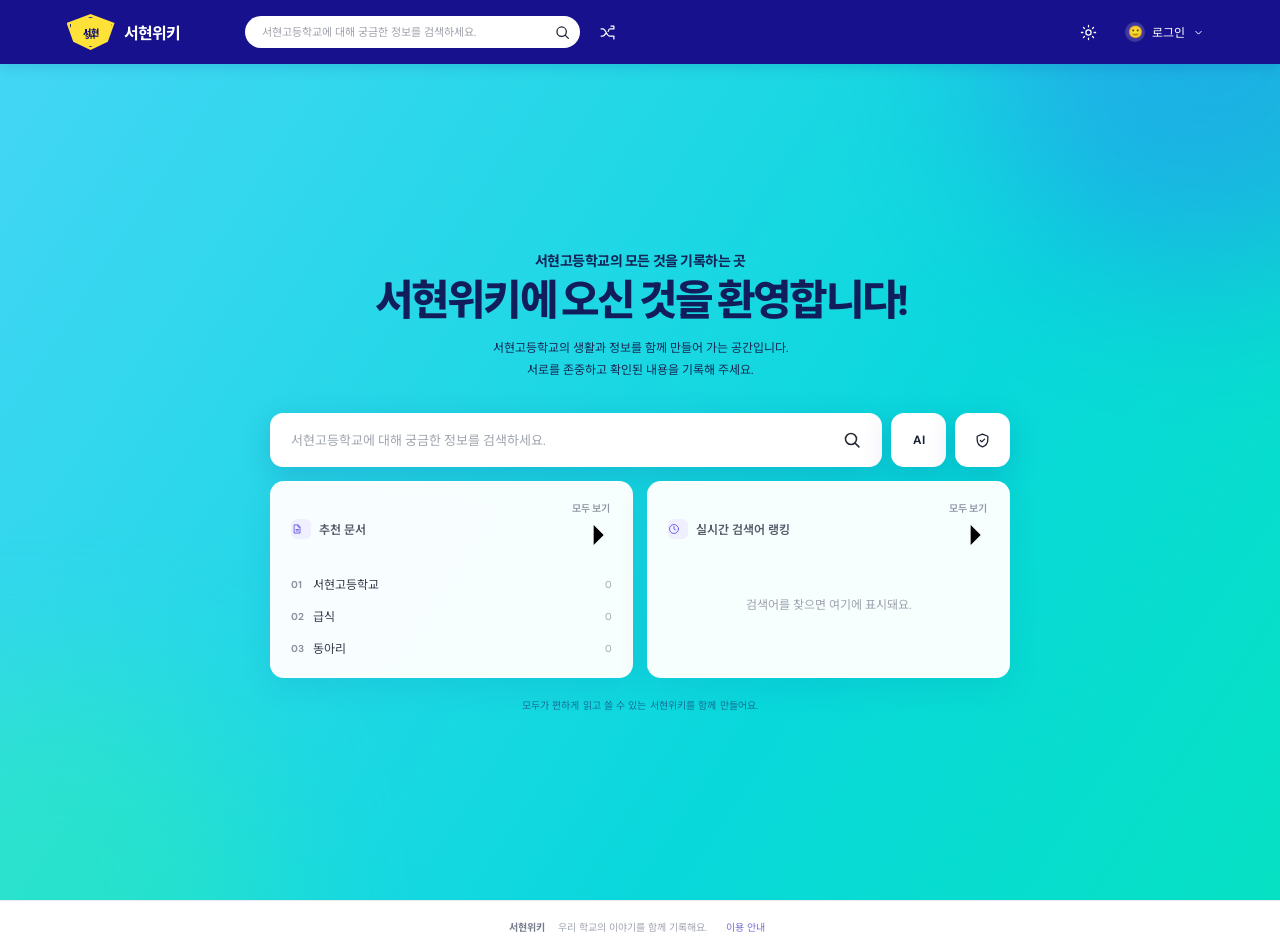
<file: outputs/seohyeon-wiki 2/index.html>
<!doctype html>
<html lang="ko">
<head>
  <meta charset="utf-8" />
  <meta name="viewport" content="width=device-width, initial-scale=1" />
  <meta name="theme-color" content="#17118e" />
  <title>서현위키</title>
  <link rel="preconnect" href="https://fonts.googleapis.com" />
  <link rel="preconnect" href="https://fonts.gstatic.com" crossorigin />
  <link href="https://fonts.googleapis.com/css2?family=DM+Sans:wght@400;500;600;700&family=Noto+Sans+KR:wght@400;500;600;700;800&display=swap" rel="stylesheet" />
  <link rel="stylesheet" href="styles.css" />
</head>
<body>
  <div class="app-shell">
    <header class="topbar">
      <button class="brand" type="button" aria-label="서현위키 홈" data-view="home">
        <span class="crest"><span>서현</span><i>SH</i></span>
        <span class="brand-name">서현위키</span>
      </button>
      <form class="top-search" id="topSearchForm" role="search">
        <input id="topSearchInput" aria-label="문서 검색" maxlength="100" placeholder="서현고등학교에 대해 궁금한 정보를 검색하세요." autocomplete="off" />
        <button class="icon-button search-submit" aria-label="검색" type="submit"><svg viewBox="0 0 24 24"><circle cx="10.8" cy="10.8" r="6.6"></circle><path d="m16 16 4.3 4.3"></path></svg></button>
      </form>
      <button class="icon-button shuffle-button" id="randomButton" title="랜덤 문서" aria-label="랜덤 문서"><svg viewBox="0 0 24 24"><path d="M17 3h4v4M3 7h2.5c4 0 5.2 10 9 10H21M17 17h4v4M3 17h2.5c1.6 0 2.7-1.6 3.7-3.4M13 10.4c.5-1.7 1.2-3.4 2.5-3.4H21"></path></svg></button>
      <div class="topbar-spacer"></div>
      <button class="icon-button theme-button" id="themeButton" type="button" title="다크 모드로 전환" aria-label="다크 모드로 전환"><svg viewBox="0 0 24 24" class="sun-icon"><circle cx="12" cy="12" r="3.7"></circle><path d="M12 2v2m0 16v2M4.93 4.93l1.42 1.42m11.3 11.3 1.42 1.42M2 12h2m16 0h2M4.93 19.07l1.42-1.42m11.3-11.3 1.42-1.42"></path></svg><svg viewBox="0 0 24 24" class="moon-icon"><path d="M20.5 15.4A8.5 8.5 0 0 1 8.6 3.5 8.6 8.6 0 1 0 20.5 15.4Z"></path></svg></button>
      <button class="account-button" id="accountButton"><span class="avatar" id="avatarInitial">🙂</span><span id="accountLabel">로그인</span><svg viewBox="0 0 24 24"><path d="m7 10 5 5 5-5"></path></svg></button>
    </header>

    <main id="mainContent" tabindex="-1"></main>
    <footer class="site-footer"><span>서현위키</span><span>우리 학교의 이야기를 함께 기록해요.</span><button type="button" id="footerAbout">이용 안내</button></footer>
  </div>

  <div class="toast" id="toast" role="status" aria-live="polite"></div>
  <div class="modal-backdrop" id="modalBackdrop" hidden>
    <section class="modal" id="modal" role="dialog" aria-modal="true" aria-labelledby="modalTitle"></section>
  </div>
  <div class="sr-only" id="liveRegion" aria-live="polite"></div>
  <script>if(location.hostname === "localhost" && new URLSearchParams(location.search).has("appcheckdebug")) self.FIREBASE_APPCHECK_DEBUG_TOKEN = true;</script>
  <script src="firebase-config.js"></script>
  <script src="app.js"></script>
</body>
</html>
</file>
<file: outputs/seohyeon-wiki 2/styles.css>
:root{font-family:"DM Sans","Noto Sans KR",sans-serif;color:#182033;background:#f3f5f9;font-synthesis:none;text-rendering:optimizeLegibility;--navy:#17118e;--navy-2:#2118aa;--ink:#1c2435;--muted:#7d8495;--line:#e8ebf1;--paper:#fff;--soft:#f5f6fa;--accent:#635bdf;--shadow:0 16px 50px rgba(27,30,66,.09)}
*{box-sizing:border-box}body{margin:0;min-width:320px;min-height:100vh;background:#f1f3f8;color:var(--ink);transition:background .25s,color .25s}button,input,textarea,select{font:inherit}button{cursor:pointer}button:focus-visible,input:focus-visible,textarea:focus-visible{outline:3px solid rgba(91,107,255,.32);outline-offset:2px}button:disabled{cursor:not-allowed;opacity:.5}.app-shell{min-height:100vh;display:flex;flex-direction:column}.topbar{height:64px;background:var(--navy);color:#fff;display:flex;align-items:center;padding:0 clamp(18px,5.2vw,84px);gap:13px;position:relative;z-index:5;box-shadow:0 3px 14px rgba(19,14,95,.12)}.brand{color:#fff;display:flex;align-items:center;gap:9px;border:0;background:none;padding:0;margin-right:clamp(16px,4.3vw,68px)}.crest{width:48px;height:36px;display:grid;place-items:center;position:relative;background:#ffe238;color:#12106d;clip-path:polygon(50% 0,100% 25%,86% 77%,50% 100%,14% 77%,0 25%);font-weight:900;font-size:10px;letter-spacing:-.04em}.crest:before{content:"";position:absolute;inset:3px;border:1.4px solid #161284;clip-path:polygon(50% 0,100% 25%,86% 77%,50% 100%,14% 77%,0 25%)}.crest span{position:relative;z-index:1;font-size:9px}.crest i{position:absolute;top:18px;font-size:7px;font-style:normal;letter-spacing:.08em}.brand-name{display:none;font-weight:700;font-size:16px;letter-spacing:-.05em}.top-search{height:32px;max-width:335px;width:min(35vw,335px);display:flex;align-items:center;background:#fff;border-radius:50px;overflow:hidden;padding-left:15px}.top-search input{font-size:11px;color:#555;border:0;outline:0;min-width:0;flex:1;background:transparent}.top-search input::placeholder{color:#a0a3ac}.icon-button{width:32px;height:32px;display:grid;place-items:center;background:transparent;border:0;color:inherit;border-radius:9px}.icon-button:hover,.account-button:hover{background:rgba(255,255,255,.14)}.icon-button svg,.account-button svg{width:17px;height:17px;fill:none;stroke:currentColor;stroke-width:1.8;stroke-linecap:round;stroke-linejoin:round}.search-submit{width:34px;color:#1a2032}.shuffle-button{width:29px;color:#fff}.topbar-spacer{flex:1}.theme-button{color:#fff}.account-button{color:white;display:flex;align-items:center;gap:7px;border:0;border-radius:9px;background:none;padding:6px 8px;font-size:12px}.account-button svg{width:13px;height:13px}.avatar{width:20px;height:20px;border-radius:50%;display:grid;place-items:center;background:#ffffff2a;font-size:12px}
main{flex:1}.home-view{min-height:calc(100vh - 64px);display:flex;align-items:center;justify-content:center;position:relative;overflow:hidden;padding:64px 22px 76px;background:linear-gradient(123deg,#43d6f5 0%,#09d8db 36%,#04e7b4 68%,#3479ff 100%);background-size:180% 180%;animation:gradient-drift 13s ease-in-out infinite alternate}.home-view:before,.home-view:after{content:"";position:absolute;width:460px;height:460px;border-radius:50%;filter:blur(80px);opacity:.28;pointer-events:none;animation:orb-drift 15s ease-in-out infinite alternate}.home-view:before{background:#30ff89;left:-190px;bottom:-230px}.home-view:after{background:#4d4dff;right:-160px;top:-250px;animation-delay:-6s}@keyframes gradient-drift{0%{background-position:0% 30%}100%{background-position:100% 75%}}@keyframes orb-drift{from{transform:translate(0,0) scale(.9)}to{transform:translate(50px,-30px) scale(1.18)}}.hero-content{position:relative;z-index:1;width:min(100%,930px);margin:auto;text-align:center;padding:10px 0 0}.hero-kicker{font-size:14px;font-weight:700;letter-spacing:-.035em;color:#122458;margin:0 0 5px}.hero-title{font-size:clamp(27px,4.4vw,42px);line-height:1.22;letter-spacing:-.065em;color:#121e5b;margin:0;font-weight:800}.hero-description{max-width:610px;margin:12px auto 0;font-size:12px;line-height:1.8;color:#182956}.hero-search-row{width:min(100%,740px);height:54px;margin:32px auto 14px;display:flex;gap:9px}.hero-search{display:flex;align-items:center;flex:1;min-width:0;border-radius:13px;background:#fff;box-shadow:0 8px 30px #093a8930;padding:0 16px 0 19px}.hero-search input{border:0;outline:0;min-width:0;flex:1;font-size:13px;color:var(--ink);background:transparent}.hero-search input::placeholder{color:#a1a6b0}.hero-search button{border:0;background:none;color:#272b35;display:grid;place-items:center;width:30px;height:34px}.hero-search svg{width:20px;height:20px;fill:none;stroke:currentColor;stroke-width:1.9;stroke-linecap:round}.hero-tool{width:55px;border:0;border-radius:13px;background:#fff;color:#182033;font-size:12px;font-weight:700;box-shadow:0 8px 30px #093a8930;transition:transform .18s,background .18s}.hero-tool:hover{transform:translateY(-2px);background:#f5f4ff}.hero-tool svg{width:17px;height:17px;vertical-align:middle;fill:none;stroke:currentColor;stroke-width:1.8;stroke-linecap:round;stroke-linejoin:round}.home-widgets{display:grid;grid-template-columns:1fr 1fr;gap:14px;width:min(100%,740px);margin:0 auto;text-align:left}.widget-card{min-height:196px;background:rgba(255,255,255,.97);border:1px solid rgba(255,255,255,.65);border-radius:14px;padding:18px 20px;box-shadow:0 8px 32px #093a8918;transition:transform .2s,box-shadow .2s}.widget-card:hover{transform:translateY(-3px);box-shadow:0 14px 38px #093a8925}.widget-heading{display:flex;align-items:center;justify-content:space-between;gap:10px;margin:0 0 15px;color:#555b69;font-size:12px;font-weight:600;cursor:pointer}.widget-heading:hover{color:var(--accent)}.widget-heading span:first-child{display:flex;align-items:center;gap:8px}.widget-icon{width:20px;height:20px;border-radius:6px;background:#f0efff;color:#625be0;display:grid;place-items:center}.widget-icon svg{width:12px;height:12px;fill:none;stroke:currentColor;stroke-width:1.8;stroke-linecap:round;stroke-linejoin:round}.widget-more{font-size:10px;color:#9298a6}.widget-list{display:grid;gap:10px}.widget-item{display:flex;align-items:center;gap:9px;min-width:0;border:0;background:none;text-align:left;padding:2px 0;color:#333b4b;font-size:12px}.widget-item:hover .widget-text{text-decoration:underline;color:#4640c6}.doc-number{font-family:"DM Sans",sans-serif;color:#8d91a1;font-size:10px;font-weight:700;width:13px}.widget-text{white-space:nowrap;overflow:hidden;text-overflow:ellipsis;flex:1}.widget-meta{color:#a0a4b0;font-size:10px}.widget-empty{color:#a0a4af;font-size:12px;padding:22px 2px;text-align:center}.trend-delta{width:14px;color:#f46a71;font-size:11px;text-align:center}.trend-delta.down{color:#7185e9}.trend-delta.same{color:#b1b4be}.home-note{margin:19px auto 0;font-size:10px;color:#17356a9c;letter-spacing:.01em}
.content-page{width:min(1180px,calc(100% - 52px));margin:30px auto 42px;min-height:calc(100vh - 154px)}.page-title-row{display:flex;align-items:flex-end;justify-content:space-between;gap:18px;margin:5px 0 21px}.eyebrow{color:#7169dd;font-size:11px;font-weight:700;letter-spacing:.09em;text-transform:uppercase;margin:0 0 6px}.page-title{margin:0;font-size:clamp(25px,3vw,33px);letter-spacing:-.06em;font-weight:800;color:#20253a}.page-subtitle{margin:7px 0 0;color:#858b9a;font-size:13px;line-height:1.6}.page-actions{display:flex;align-items:center;gap:9px}.button{display:inline-flex;align-items:center;justify-content:center;gap:8px;min-height:40px;border:1px solid transparent;border-radius:10px;padding:0 15px;font-size:12px;font-weight:700;transition:.18s}.button svg{width:15px;height:15px;fill:none;stroke:currentColor;stroke-width:1.9;stroke-linecap:round;stroke-linejoin:round}.button-primary{color:#fff;background:#5149ce;box-shadow:0 5px 14px #5048cd2c}.button-primary:hover{background:#3f38b5;transform:translateY(-1px)}.button-secondary{color:#4b5162;background:#fff;border-color:#e4e7ef}.button-secondary:hover{border-color:#bcb9eb;color:#4e46c9}.button-danger{color:#d0505a;background:#fff0f0;border-color:#ffe0e2}.panel{background:var(--paper);border:1px solid #eaecf2;border-radius:15px;box-shadow:0 4px 22px #242c4910}.search-layout{display:grid;grid-template-columns:minmax(0,1fr) 270px;gap:18px}.search-summary{padding:18px 21px;border-bottom:1px solid var(--line);font-size:13px;color:#7b8291}.search-summary strong{color:#292e40}.result-list{padding:3px 20px}.result-item{display:block;width:100%;text-align:left;border:0;border-bottom:1px solid #eff0f4;background:none;padding:18px 2px}.result-item:last-child{border-bottom:0}.result-title{font-size:16px;font-weight:700;color:#3331a1;margin-bottom:6px}.result-item:hover .result-title{text-decoration:underline}.result-excerpt{font-size:12px;line-height:1.8;color:#737b8b;display:-webkit-box;-webkit-line-clamp:2;-webkit-box-orient:vertical;overflow:hidden}.result-tags{display:flex;gap:6px;margin-top:9px}.tag{font-size:10px;color:#777e91;background:#f2f3f7;border-radius:5px;padding:4px 7px}.sidebar-panel{padding:17px}.sidebar-title{font-size:13px;font-weight:700;color:#33394b;margin:0 0 13px}.side-link{display:block;text-align:left;width:100%;background:none;border:0;color:#6b7281;font-size:12px;padding:9px 0;border-bottom:1px solid #f0f1f5}.side-link:last-child{border-bottom:0}.side-link:hover{color:#4d45c5}.empty-state{padding:70px 24px;text-align:center}.empty-mark{width:50px;height:50px;border-radius:15px;background:#f1f0ff;color:#5d55da;display:grid;place-items:center;margin:0 auto 16px}.empty-mark svg{width:22px;height:22px;fill:none;stroke:currentColor;stroke-width:1.7;stroke-linecap:round;stroke-linejoin:round}.empty-title{font-weight:700;font-size:15px;margin:0 0 7px}.empty-copy{font-size:12px;line-height:1.7;color:#9297a4;margin:0}
.article-layout{display:grid;grid-template-columns:minmax(0,1fr) 255px;gap:18px;align-items:start}.article-main{padding:28px 32px}.breadcrumbs{font-size:11px;color:#979cab;margin-bottom:21px}.breadcrumbs button{color:#7671cb;border:0;background:none;padding:0;font-size:inherit}.article-title{font-size:34px;letter-spacing:-.06em;margin:0 0 12px;line-height:1.2}.article-meta{font-size:11px;color:#9a9eaa;display:flex;align-items:center;gap:10px;padding-bottom:21px;border-bottom:1px solid var(--line)}.article-body{font-size:14px;line-height:1.95;color:#41495b;padding:22px 0 12px;white-space:pre-wrap;overflow-wrap:anywhere}.article-body h2{font-size:20px;color:#252a3c;margin:25px 0 10px;letter-spacing:-.04em}.article-body h3{font-size:16px;color:#34394a;margin:20px 0 8px}.article-body p{margin:0 0 14px}.article-body a,.article-body .media-url{color:#4b45bf}.article-toc{padding:19px}.toc-title{font-weight:700;font-size:12px;margin-bottom:12px}.toc-item{border:0;background:none;display:block;text-align:left;width:100%;font-size:11px;color:#767e90;padding:7px 2px}.article-side-actions{display:flex;gap:8px;margin-top:13px}.article-side-actions .button{flex:1;padding:0 9px}.edit-note{font-size:11px;color:#9298a8;line-height:1.7;margin-top:13px}
.editor-panel{padding:24px}.field{display:grid;gap:7px;margin-bottom:16px}.field label{font-size:12px;font-weight:700;color:#454b5d}.field input,.field textarea,.field select{width:100%;border:1px solid #e3e6ee;border-radius:9px;background:#fff;color:#242a39;padding:11px 12px;font-size:13px;outline:0;transition:border .15s,box-shadow .15s}.field input:focus,.field textarea:focus,.field select:focus{border-color:#8079e9;box-shadow:0 0 0 3px #6d65d21a}.field textarea{min-height:260px;resize:vertical;line-height:1.7}.editor-toolbar{display:flex;gap:5px;margin-top:-7px;margin-bottom:9px;flex-wrap:wrap}.editor-toolbar button{border:1px solid #e8e9ef;background:#fff;border-radius:6px;padding:6px 9px;color:#73798a;font-size:10px}.editor-toolbar button:hover{color:#4c46c3;border-color:#c9c6f5}.field-hint{font-size:10px;color:#9a9eaa;line-height:1.65;margin-top:-2px}.limits-row{display:flex;gap:10px;flex-wrap:wrap;padding:13px 14px;border-radius:9px;background:#f6f7fb;margin:3px 0 18px}.limit-chip{color:#6e7484;font-size:10px}.limit-chip strong{color:#454c61}.limit-count{margin-left:auto;font-size:10px;color:#8c91a0}.limit-count.near{color:#d78335}.limit-count.over{color:#d2535b;font-weight:700}.editor-actions{display:flex;align-items:center;justify-content:space-between;gap:12px}.editor-actions-left{font-size:11px;color:#9499a7}.editor-actions-right{display:flex;gap:8px}.admin-callout{display:flex;align-items:center;gap:12px;background:#f3f2ff;border:1px solid #e3e1ff;padding:13px 15px;border-radius:10px;margin:0 0 17px;color:#5d58a4;font-size:11px;line-height:1.6}.admin-callout svg{width:17px;height:17px;flex:none;fill:none;stroke:currentColor;stroke-width:1.8;stroke-linecap:round;stroke-linejoin:round}
.rank-list{padding:4px 23px}.rank-row{display:grid;grid-template-columns:45px minmax(0,1fr) auto 80px;align-items:center;gap:12px;min-height:66px;border-bottom:1px solid #eff0f4}.rank-row:last-child{border-bottom:0}.rank-number{font-size:19px;font-weight:800;color:#a4a9b7;text-align:center}.rank-row:nth-child(-n+3) .rank-number{color:#5149ce}.rank-term{font-size:14px;font-weight:600;color:#33394b}.rank-change{min-width:35px;font-size:10px;color:#ee7278}.rank-change.down{color:#7589e0}.rank-change.same{color:#adb1bb}.rank-count{font-size:10px;color:#9a9eaa;text-align:right}.rank-head{display:flex;align-items:center;justify-content:space-between;padding:16px 23px;border-bottom:1px solid var(--line);font-size:11px;color:#999eaa}.period-switch{display:flex;gap:4px;background:#f2f3f7;padding:3px;border-radius:8px}.period-switch button{border:0;background:transparent;border-radius:6px;padding:6px 10px;color:#828797;font-size:10px}.period-switch button.active{background:#fff;color:#4942bf;box-shadow:0 1px 4px #2222}.rank-disclaimer{font-size:10px;color:#a0a4b0;margin:13px 2px}.recommend-grid{display:grid;grid-template-columns:repeat(3,minmax(0,1fr));gap:14px}.recommend-card{padding:18px;min-height:170px;display:flex;flex-direction:column;transition:transform .18s,box-shadow .18s}.recommend-card:hover{transform:translateY(-3px);box-shadow:var(--shadow)}.recommend-tag{font-size:10px;color:#625bd0;font-weight:700;background:#f1f0ff;padding:5px 8px;border-radius:6px;align-self:flex-start}.recommend-title{font-size:16px;letter-spacing:-.04em;margin:13px 0 7px;color:#31364a}.recommend-description{font-size:11px;color:#8b91a0;line-height:1.7;flex:1}.recommend-bottom{display:flex;justify-content:space-between;align-items:center;margin-top:12px;color:#a1a5b1;font-size:10px}
.ai-layout{max-width:850px;margin:28px auto 42px;width:calc(100% - 36px);display:flex;flex-direction:column;min-height:calc(100vh - 155px)}.ai-heading{display:flex;align-items:center;gap:12px;margin-bottom:19px}.ai-spark{width:38px;height:38px;border-radius:12px;background:linear-gradient(135deg,#6860e8,#8f6ced);color:white;display:grid;place-items:center;box-shadow:0 7px 19px #655cda38}.ai-spark svg{width:19px;height:19px;fill:none;stroke:currentColor;stroke-width:1.7;stroke-linejoin:round;stroke-linecap:round}.ai-heading h1{font-size:23px;margin:0;letter-spacing:-.05em}.ai-heading p{margin:3px 0 0;font-size:11px;color:#9298a6}.chat-panel{flex:1;padding:23px 25px;display:flex;flex-direction:column;min-height:430px}.chat-messages{flex:1;display:flex;flex-direction:column;gap:17px;padding:7px 1px 20px;overflow:auto}.chat-message{max-width:83%;font-size:13px;line-height:1.8;padding:13px 15px;border-radius:14px;white-space:pre-wrap;overflow-wrap:anywhere}.chat-message.assistant{align-self:flex-start;background:#f3f4f8;color:#444b5c;border-top-left-radius:4px}.chat-message.user{align-self:flex-end;background:#5049cb;color:#fff;border-top-right-radius:4px}.chat-message small{display:block;font-size:9px;opacity:.65;margin-bottom:3px}.chat-sources{font-size:10px;color:#8389a0;margin-top:8px;border-top:1px solid #ffffff7a;padding-top:7px}.chat-sources button{border:0;background:none;color:#5049cb;text-decoration:underline;padding:0;font-size:inherit}.chat-composer{border:1px solid #e4e6ef;border-radius:13px;padding:8px;display:flex;align-items:flex-end;gap:8px;background:#fff}.chat-composer textarea{flex:1;min-width:0;border:0;outline:0;resize:none;max-height:140px;padding:8px 10px;font-size:12px;line-height:1.6;color:#323849}.chat-send{width:39px;height:39px;border:0;border-radius:10px;background:#5149ce;color:white;display:grid;place-items:center;flex:none}.chat-send svg{width:17px;height:17px;fill:none;stroke:currentColor;stroke-width:1.8;stroke-linecap:round;stroke-linejoin:round}.chat-footnote{text-align:center;color:#a0a5b1;font-size:10px;margin:11px 0 0}.suggestions{display:flex;flex-wrap:wrap;gap:7px;padding:0 0 13px}.suggestion{background:#fff;border:1px solid #e7e8ef;border-radius:20px;padding:7px 11px;color:#6f7586;font-size:10px}.suggestion:hover{border-color:#b7b3ee;color:#5049cb}
.admin-tabs{display:flex;gap:6px;border-bottom:1px solid #e8eaf0;margin:0 0 17px;padding-bottom:10px;overflow:auto}.admin-tabs button{border:0;background:none;color:#888e9d;padding:8px 12px;border-radius:8px;white-space:nowrap;font-size:11px}.admin-tabs button.active{background:#f0efff;color:#4f48c5;font-weight:700}.admin-stats{display:grid;grid-template-columns:repeat(4,1fr);gap:12px;margin:0 0 16px}.stat-card{padding:15px 16px}.stat-label{font-size:10px;color:#989dab}.stat-value{font-size:24px;font-weight:800;letter-spacing:-.05em;margin:7px 0 3px}.stat-help{font-size:9px;color:#a4a8b4}.table-panel{overflow:hidden}.table-row{display:grid;grid-template-columns:minmax(0,1fr) 105px 115px;gap:12px;align-items:center;padding:14px 18px;border-bottom:1px solid #eff0f4;font-size:11px}.table-row:last-child{border-bottom:0}.table-header{font-size:10px;color:#9a9eaa;background:#fafbfc}.table-title{font-weight:600;color:#3f4556;overflow:hidden;text-overflow:ellipsis;white-space:nowrap}.table-status{justify-self:start;border-radius:20px;background:#eaf8f2;color:#368a66;padding:5px 8px;font-size:9px}.table-status.pending{background:#fff6e8;color:#b57a28}.table-status.hidden{background:#f2f2f5;color:#878c99}.table-actions{display:flex;justify-content:flex-end;gap:5px}.table-actions button{border:0;background:none;color:#7e8492;font-size:10px;padding:5px}.table-actions button:hover{color:#4e47c3}.request-row{padding:16px 18px;border-bottom:1px solid #eff0f4;display:flex;align-items:flex-start;justify-content:space-between;gap:16px}.request-row:last-child{border-bottom:0}.request-copy{min-width:0}.request-title{font-size:12px;font-weight:700;margin-bottom:5px}.request-detail{font-size:10px;color:#8c92a0;line-height:1.65}.request-actions{display:flex;gap:6px;flex:none}.request-actions button{font-size:10px;padding:7px 10px;min-height:30px}.settings-grid{display:grid;grid-template-columns:1fr 1fr;gap:14px}.settings-card{padding:19px}.settings-card h3{font-size:13px;margin:0 0 13px}.setting-inline{display:flex;align-items:center;justify-content:space-between;gap:12px;border-top:1px solid #f0f1f5;padding:12px 0;font-size:11px;color:#707787}.setting-inline input{width:96px;border:1px solid #e3e6ee;border-radius:7px;padding:7px 8px;text-align:right;color:#34394b}.switch{appearance:none;width:34px;height:20px;background:#d9dce5;border-radius:20px;position:relative;cursor:pointer;transition:.2s}.switch:checked{background:#6058d7}.switch:before{content:"";position:absolute;width:14px;height:14px;border-radius:50%;left:3px;top:3px;background:white;transition:.2s;box-shadow:0 1px 3px #0002}.switch:checked:before{left:17px}
.site-footer{min-height:52px;background:#fff;border-top:1px solid #e9ebf1;display:flex;align-items:center;justify-content:center;gap:13px;color:#a1a5b0;font-size:10px;padding:10px 20px}.site-footer>span:first-child{font-weight:700;color:#777d8c}.site-footer button{border:0;background:none;color:#7870d4;font-size:10px}.toast{position:fixed;z-index:30;left:50%;bottom:25px;transform:translate(-50%,12px);opacity:0;pointer-events:none;transition:.22s;background:#242638;color:#fff;border-radius:10px;padding:12px 16px;font-size:12px;box-shadow:0 8px 30px #0003;max-width:calc(100% - 30px);text-align:center}.toast.show{opacity:1;transform:translate(-50%,0)}.modal-backdrop{position:fixed;inset:0;z-index:20;background:rgba(22,24,39,.44);display:grid;place-items:center;padding:20px;backdrop-filter:blur(4px)}.modal-backdrop[hidden]{display:none}.modal{width:min(100%,460px);max-height:min(86vh,760px);overflow:auto;background:#fff;border-radius:17px;box-shadow:0 25px 80px #10132650;padding:24px}.modal-header{display:flex;align-items:flex-start;justify-content:space-between;gap:14px;margin-bottom:17px}.modal-header h2{font-size:19px;letter-spacing:-.05em;margin:0}.modal-header p{font-size:11px;color:#8c92a0;line-height:1.6;margin:5px 0 0}.modal-close{border:0;background:#f2f3f7;color:#73798a;border-radius:8px;width:30px;height:30px;font-size:18px}.modal-copy{font-size:12px;color:#6f7585;line-height:1.8}.modal-actions{display:flex;justify-content:flex-end;gap:8px;margin-top:18px}.modal-note{border-radius:9px;padding:11px 12px;background:#f5f5fb;color:#83899a;font-size:10px;line-height:1.7;margin-top:13px}.modal .field:last-child{margin-bottom:0}.auth-user{display:flex;align-items:center;gap:12px;padding:14px;border:1px solid #eceef3;border-radius:11px;margin:15px 0}.auth-user .avatar{width:36px;height:36px;color:white;background:#716be0}.auth-user strong{font-size:12px}.auth-user small{display:block;color:#9096a5;font-size:10px;margin-top:4px}.check-row{display:flex;align-items:flex-start;gap:9px;color:#757b8b;font-size:10px;line-height:1.65}.check-row input{margin-top:2px}.sr-only{position:absolute;width:1px;height:1px;padding:0;margin:-1px;overflow:hidden;clip:rect(0,0,0,0);white-space:nowrap;border:0}
.article-media{display:grid;grid-template-columns:repeat(auto-fill,minmax(160px,1fr));gap:10px;margin:22px 0}.media-card{display:block;overflow:hidden;border-radius:10px;background:#f1f2f7;aspect-ratio:4/3}.media-card img{width:100%;height:100%;object-fit:cover}.media-link{display:flex;align-items:center;justify-content:space-between;border:1px solid #e6e8ef;border-radius:9px;padding:11px 13px;color:#5149c8;font-size:11px;max-width:390px;text-decoration:none}.media-link svg{width:14px;height:14px;fill:none;stroke:currentColor;stroke-width:1.9;stroke-linecap:round;stroke-linejoin:round}
body.dark{--ink:#eef0f7;--muted:#a2a7b6;--line:#35384a;--paper:#222435;--soft:#292b3c;background:#171926;color:#eef0f7}body.dark .content-page,body.dark .site-footer{color:#eef0f7}body.dark .content-page{background:transparent}body.dark .panel,body.dark .recommend-card{background:#222435;border-color:#303346}body.dark .site-footer{background:#202233;border-color:#303346}body.dark .page-title,body.dark .article-title,body.dark .article-body h2,body.dark .article-body h3,body.dark .recommend-title,body.dark .term,body.dark .table-title,body.dark .request-title{color:#eceefa}body.dark .result-title{color:#aaa5ff}body.dark .result-excerpt,body.dark .article-body,body.dark .widget-item,body.dark .page-subtitle,body.dark .sidebar-title{color:#b6bbcb}body.dark .result-item,body.dark .rank-row,body.dark .table-row,body.dark .request-row,body.dark .article-meta{border-color:#35384a}body.dark .field input,body.dark .field textarea,body.dark .field select,body.dark .chat-composer,body.dark .button-secondary{background:#282a3c;border-color:#3b3e52;color:#e8eaf2}body.dark .editor-toolbar button{background:#292b3b;border-color:#3b3e50;color:#bec2d1}body.dark .limits-row,body.dark .rank-head,body.dark .table-header{background:#282a3a}body.dark .chat-message.assistant{background:#303245;color:#e0e3ef}body.dark .sidebar-panel .side-link{border-color:#35384a;color:#bec2d1}body.dark .modal{background:#222435;color:#eef0f7}body.dark .modal .field input{background:#292b3b;color:#eef0f7}body.dark .admin-callout{background:#302e4d;border-color:#41406a;color:#c4c0ff}body.dark .stat-card{background:#222435;border-color:#303346}body.dark .home-view{color:#17203c}
@media(min-width:1100px){.brand-name{display:inline}.brand{margin-right:clamp(20px,4vw,66px)}}@media(max-width:760px){.topbar{height:58px;padding:0 14px;gap:7px}.brand{margin-right:4px}.crest{width:40px;height:31px}.top-search{width:min(46vw,300px);height:31px;padding-left:10px}.top-search input{font-size:10px}.shuffle-button{width:25px}.account-button{padding:5px}.account-button #accountLabel,.account-button>svg{display:none}.home-view{min-height:calc(100vh - 58px);padding:44px 18px 56px}.hero-content{padding:0}.hero-kicker{font-size:12px}.hero-title{font-size:clamp(27px,7vw,37px)}.hero-description{font-size:10px;max-width:500px}.hero-search-row{margin-top:25px;height:48px;gap:7px}.hero-search{padding:0 10px 0 13px}.hero-search input{font-size:11px}.hero-tool{width:44px;border-radius:11px;font-size:11px}.home-widgets{gap:9px}.widget-card{padding:14px 13px;min-height:176px}.widget-heading{font-size:10px;margin-bottom:11px}.widget-list{gap:9px}.widget-item{font-size:10px;gap:6px}.widget-meta{display:none}.content-page{width:calc(100% - 28px);margin:22px auto 30px}.page-title-row{align-items:flex-start;flex-direction:column;margin-bottom:15px}.page-title{font-size:27px}.page-actions{width:100%;justify-content:flex-start}.search-layout,.article-layout{grid-template-columns:1fr}.search-layout>.sidebar-panel,.article-layout>.sidebar-panel{display:none}.article-main{padding:22px 19px}.article-title{font-size:28px}.recommend-grid{grid-template-columns:repeat(2,minmax(0,1fr));gap:9px}.recommend-card{padding:14px;min-height:160px}.admin-stats{grid-template-columns:repeat(2,1fr);gap:8px}.table-row{grid-template-columns:minmax(0,1fr) 78px 82px;padding:12px}.table-actions button{padding:4px}.settings-grid{grid-template-columns:1fr}.ai-layout{min-height:calc(100vh - 140px);margin:21px auto 28px}.chat-panel{padding:15px;min-height:400px}.chat-message{max-width:94%}.site-footer{min-height:45px;gap:8px;font-size:9px}.site-footer>span:nth-child(2){display:none}}@media(max-width:430px){.topbar{padding:0 10px;gap:4px}.top-search{width:45vw}.search-submit{width:28px}.shuffle-button{width:25px}.theme-button{width:28px}.home-widgets{grid-template-columns:1fr}.widget-card{min-height:132px;padding:14px 16px}.widget-list{grid-template-columns:1fr 1fr;column-gap:14px}.home-view{align-items:flex-start;padding-top:75px}.hero-description{line-height:1.65}.hero-search-row{margin-top:21px}.recommend-grid{grid-template-columns:1fr}.rank-row{grid-template-columns:34px minmax(0,1fr) 36px 56px;gap:7px}.rank-list{padding:4px 12px}.rank-head{padding:13px}.page-actions .button{padding:0 10px}.editor-actions{align-items:flex-start;flex-direction:column}.editor-actions-right{width:100%}.editor-actions-right .button{flex:1}.request-row{flex-direction:column}.request-actions{align-self:flex-end}.modal{padding:20px}.brand-name{display:none}}
@media(prefers-reduced-motion:reduce){*,*::before,*::after{scroll-behavior:auto!important;animation-duration:.01ms!important;animation-iteration-count:1!important;transition-duration:.01ms!important}}
.theme-button .moon-icon{display:none}body.dark .theme-button .sun-icon{display:none}body.dark .theme-button .moon-icon{display:block}
body.dark .home-view{background:linear-gradient(125deg,#17384b 0%,#103b43 34%,#143f3a 68%,#20315e 100%);background-size:180% 180%}
body.dark .home-view:before{background:#19ae82;opacity:.2}body.dark .home-view:after{background:#554dc7;opacity:.22}
body.dark .hero-kicker,body.dark .hero-title,body.dark .hero-description{color:#f0f2ff}
body.dark .hero-title{ text-shadow:0 2px 20px #08152b50 }body.dark .home-note{color:#e5e9ffad}
body.dark .widget-card{background:rgba(29,33,51,.96);border-color:#ffffff20;box-shadow:0 8px 32px #050a1c38}
body.dark .widget-heading,body.dark .widget-item{color:#e2e5f2}body.dark .widget-more,body.dark .widget-meta{color:#a7adc1}
body.dark .widget-icon{background:#343356;color:#c3bfff}body.dark .widget-empty{color:#abb0c0}
body.dark .hero-search{background:#252a40;box-shadow:0 8px 30px #050a1c55}body.dark .hero-search input{color:#f0f2fa}body.dark .hero-search input::placeholder{color:#aeb4c5}body.dark .hero-search button{color:#f0f2fa}
body.dark .hero-tool{background:#292e49;color:#f2f3ff;box-shadow:0 8px 30px #050a1c55}body.dark .hero-tool:hover{background:#373960}
</file>
